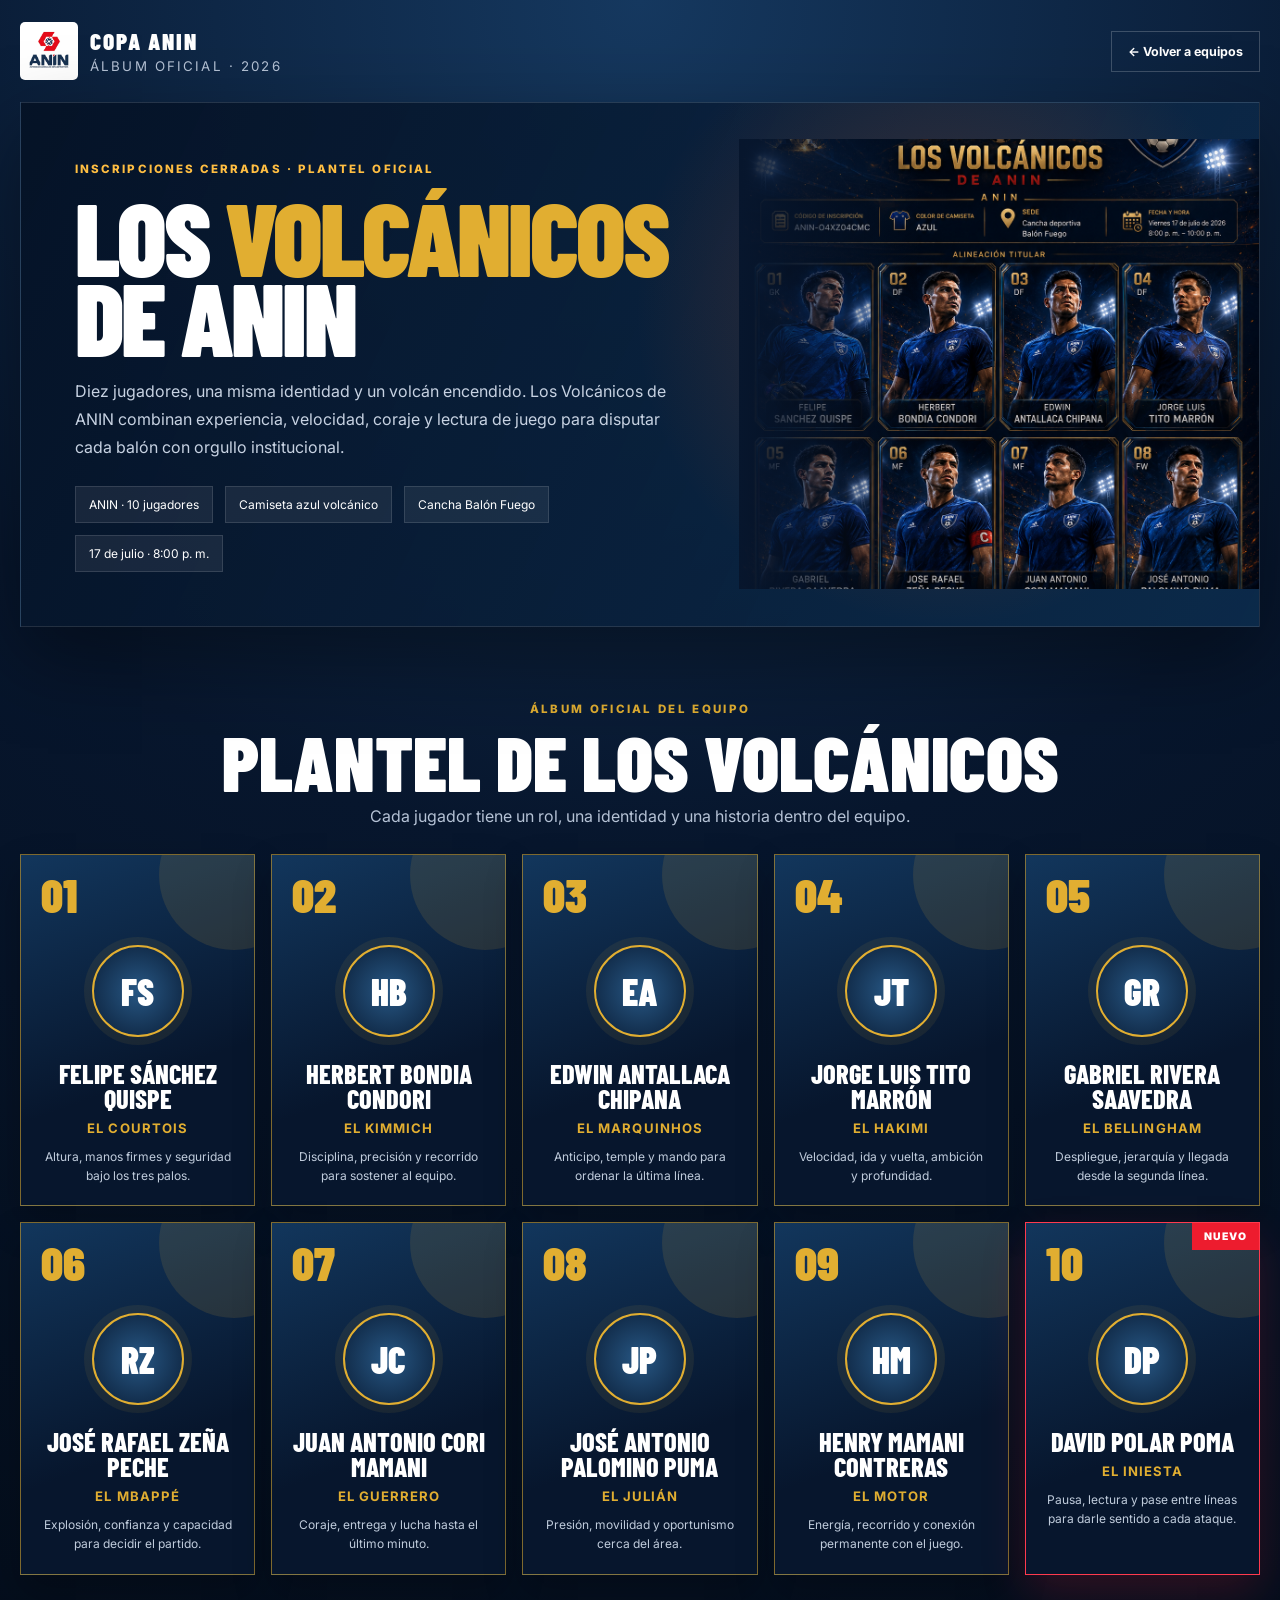
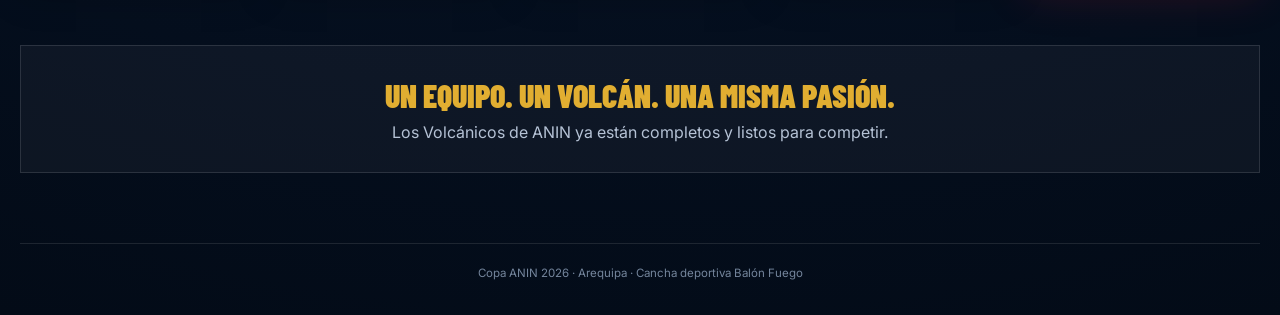
<file: album-anin.html>
<!doctype html>
<html lang="es">
<head>
  <meta charset="utf-8">
  <meta name="viewport" content="width=device-width, initial-scale=1">
  <meta name="theme-color" content="#07162d">
  <title>Los Volcánicos de ANIN · Álbum oficial</title>
  <link rel="icon" href="assets/images/logo-anin.png" type="image/png">
  <link rel="preconnect" href="https://fonts.googleapis.com">
  <link rel="preconnect" href="https://fonts.gstatic.com" crossorigin>
  <link href="https://fonts.googleapis.com/css2?family=Barlow+Condensed:wght@600;700;800;900&family=Inter:wght@400;500;600;700&display=swap" rel="stylesheet">
  <style>
    :root{--navy:#07162d;--navy2:#0d2748;--gold:#e1ae31;--red:#ed1c2e;--white:#fff;--muted:#b5c2d5;--display:"Barlow Condensed",Arial,sans-serif;--body:"Inter",Arial,sans-serif}
    *{box-sizing:border-box}html{scroll-behavior:smooth}body{margin:0;background:radial-gradient(circle at 50% 0,#15385f 0,#07162d 42%,#030b17 100%);color:#fff;font-family:var(--body);min-height:100vh}.wrap{width:min(1240px,calc(100% - 32px));margin:auto}.top{display:flex;align-items:center;justify-content:space-between;padding:22px 0}.brand{display:flex;align-items:center;gap:12px}.brand img{width:58px;height:58px;object-fit:contain;background:#fff;padding:5px;border-radius:5px}.brand b{display:block;font:900 1.45rem var(--display);letter-spacing:.08em}.brand small{color:var(--muted);text-transform:uppercase;letter-spacing:.16em}.back{color:#fff;text-decoration:none;border:1px solid rgba(255,255,255,.2);padding:12px 16px;font-weight:700;font-size:.78rem}.hero{position:relative;overflow:hidden;display:grid;grid-template-columns:58% 42%;align-items:center;min-height:450px;border:1px solid rgba(255,255,255,.12);background:linear-gradient(115deg,rgba(5,18,38,.98),rgba(12,45,79,.84));box-shadow:0 30px 80px rgba(0,0,0,.4)}.hero:before{content:"";position:absolute;inset:0;background:radial-gradient(circle at 75% 40%,rgba(238,93,25,.25),transparent 32%);pointer-events:none}.copy{position:relative;padding:54px}.eyebrow{color:#ffbe42;text-transform:uppercase;letter-spacing:.18em;font-size:.72rem;font-weight:800}.copy h1{font:900 clamp(4rem,8vw,7rem)/.78 var(--display);letter-spacing:-.03em;text-transform:uppercase;margin:20px 0}.copy h1 span{color:var(--gold)}.copy p{color:#c7d2e2;max-width:650px;line-height:1.75}.facts{display:flex;gap:12px;flex-wrap:wrap;margin-top:25px}.facts span{background:rgba(255,255,255,.07);border:1px solid rgba(255,255,255,.12);padding:10px 13px;font-size:.75rem}.jersey{position:relative;height:450px}.jersey img{width:100%;height:100%;object-fit:cover;object-position:center}.jersey:after{content:"";position:absolute;inset:0;background:linear-gradient(to right,#07162d 0,transparent 35%)}.section-title{text-align:center;margin:70px 0 28px}.section-title span{color:var(--gold);font-size:.72rem;font-weight:800;letter-spacing:.2em}.section-title h2{font:900 clamp(3rem,6vw,5rem)/.9 var(--display);margin:10px 0;text-transform:uppercase}.section-title p{color:var(--muted);margin:0}.grid{display:grid;grid-template-columns:repeat(5,1fr);gap:16px;padding-bottom:50px}.card{position:relative;min-height:320px;padding:20px;overflow:hidden;background:linear-gradient(160deg,#12365c,#07162d 62%);border:1px solid rgba(225,174,49,.55);box-shadow:0 18px 36px rgba(0,0,0,.24)}.card:before{content:"";position:absolute;width:150px;height:150px;border-radius:50%;background:rgba(225,174,49,.12);right:-55px;top:-55px}.card .number{font:900 3rem/.8 var(--display);color:var(--gold)}.card .initials{display:grid;place-items:center;width:92px;height:92px;margin:28px auto 24px;border-radius:50%;border:2px solid var(--gold);background:radial-gradient(circle,#275784,#0a1d36);font:900 2.3rem var(--display);box-shadow:0 0 0 8px rgba(225,174,49,.08)}.card h3{font:800 1.65rem/.95 var(--display);text-transform:uppercase;margin:0 0 9px;text-align:center}.card b{display:block;color:var(--gold);text-align:center;text-transform:uppercase;font-size:.82rem;letter-spacing:.08em}.card p{color:#c0ccdc;text-align:center;font-size:.75rem;line-height:1.55;margin:12px 0 0}.card.new{border-color:#ff3a4e;box-shadow:0 18px 42px rgba(237,28,46,.18)}.new-tag{position:absolute;right:0;top:0;background:var(--red);padding:7px 12px;font-size:.65rem;font-weight:900;letter-spacing:.1em}.closing{margin:20px auto 70px;padding:30px;text-align:center;border:1px solid rgba(255,255,255,.12);background:rgba(255,255,255,.04)}.closing b{font:900 2rem var(--display);color:var(--gold)}.closing p{color:var(--muted);margin:8px 0 0}.foot{border-top:1px solid rgba(255,255,255,.1);padding:22px 0 35px;color:#74859c;text-align:center;font-size:.72rem}
    @media(max-width:1050px){.grid{grid-template-columns:repeat(3,1fr)}.hero{grid-template-columns:1fr}.jersey{height:420px}.jersey:after{background:linear-gradient(to bottom,#07162d 0,transparent 25%)}}
    @media(max-width:680px){.top{align-items:flex-start}.brand small{display:none}.copy{padding:34px 22px}.copy h1{font-size:4.3rem}.jersey{height:330px}.grid{grid-template-columns:1fr 1fr}.card{min-height:300px;padding:15px}.card h3{font-size:1.4rem}}
    @media(max-width:430px){.grid{grid-template-columns:1fr}.back{padding:10px}.copy h1{font-size:3.7rem}}
  </style>
</head>
<body>
  <div class="wrap">
    <header class="top">
      <div class="brand"><img src="assets/images/logo-anin.png" alt="ANIN"><span><b>COPA ANIN</b><small>Álbum oficial · 2026</small></span></div>
      <a class="back" href="index.html#equipos">← Volver a equipos</a>
    </header>

    <section class="hero">
      <div class="copy">
        <span class="eyebrow">Inscripciones cerradas · Plantel oficial</span>
        <h1>LOS <span>VOLCÁNICOS</span><br>DE ANIN</h1>
        <p>Diez jugadores, una misma identidad y un volcán encendido. Los Volcánicos de ANIN combinan experiencia, velocidad, coraje y lectura de juego para disputar cada balón con orgullo institucional.</p>
        <div class="facts"><span>ANIN · 10 jugadores</span><span>Camiseta azul volcánico</span><span>Cancha Balón Fuego</span><span>17 de julio · 8:00 p. m.</span></div>
      </div>
      <div class="jersey"><img src="assets/images/team-anin-jersey.png" alt="Camiseta de Los Volcánicos de ANIN"></div>
    </section>

    <div class="section-title"><span>ÁLBUM OFICIAL DEL EQUIPO</span><h2>PLANTEL DE LOS VOLCÁNICOS</h2><p>Cada jugador tiene un rol, una identidad y una historia dentro del equipo.</p></div>

    <section class="grid" aria-label="Jugadores de Los Volcánicos de ANIN">
      <article class="card"><span class="number">01</span><div class="initials">FS</div><h3>Felipe Sánchez Quispe</h3><b>El Courtois</b><p>Altura, manos firmes y seguridad bajo los tres palos.</p></article>
      <article class="card"><span class="number">02</span><div class="initials">HB</div><h3>Herbert Bondia Condori</h3><b>El Kimmich</b><p>Disciplina, precisión y recorrido para sostener al equipo.</p></article>
      <article class="card"><span class="number">03</span><div class="initials">EA</div><h3>Edwin Antallaca Chipana</h3><b>El Marquinhos</b><p>Anticipo, temple y mando para ordenar la última línea.</p></article>
      <article class="card"><span class="number">04</span><div class="initials">JT</div><h3>Jorge Luis Tito Marrón</h3><b>El Hakimi</b><p>Velocidad, ida y vuelta, ambición y profundidad.</p></article>
      <article class="card"><span class="number">05</span><div class="initials">GR</div><h3>Gabriel Rivera Saavedra</h3><b>El Bellingham</b><p>Despliegue, jerarquía y llegada desde la segunda línea.</p></article>
      <article class="card"><span class="number">06</span><div class="initials">RZ</div><h3>José Rafael Zeña Peche</h3><b>El Mbappé</b><p>Explosión, confianza y capacidad para decidir el partido.</p></article>
      <article class="card"><span class="number">07</span><div class="initials">JC</div><h3>Juan Antonio Cori Mamani</h3><b>El Guerrero</b><p>Coraje, entrega y lucha hasta el último minuto.</p></article>
      <article class="card"><span class="number">08</span><div class="initials">JP</div><h3>José Antonio Palomino Puma</h3><b>El Julián</b><p>Presión, movilidad y oportunismo cerca del área.</p></article>
      <article class="card"><span class="number">09</span><div class="initials">HM</div><h3>Henry Mamani Contreras</h3><b>El Motor</b><p>Energía, recorrido y conexión permanente con el juego.</p></article>
      <article class="card new"><span class="new-tag">NUEVO</span><span class="number">10</span><div class="initials">DP</div><h3>David Polar Poma</h3><b>El Iniesta</b><p>Pausa, lectura y pase entre líneas para darle sentido a cada ataque.</p></article>
    </section>

    <div class="closing"><b>UN EQUIPO. UN VOLCÁN. UNA MISMA PASIÓN.</b><p>Los Volcánicos de ANIN ya están completos y listos para competir.</p></div>
    <footer class="foot">Copa ANIN 2026 · Arequipa · Cancha deportiva Balón Fuego</footer>
  </div>
</body>
</html>
</file>
